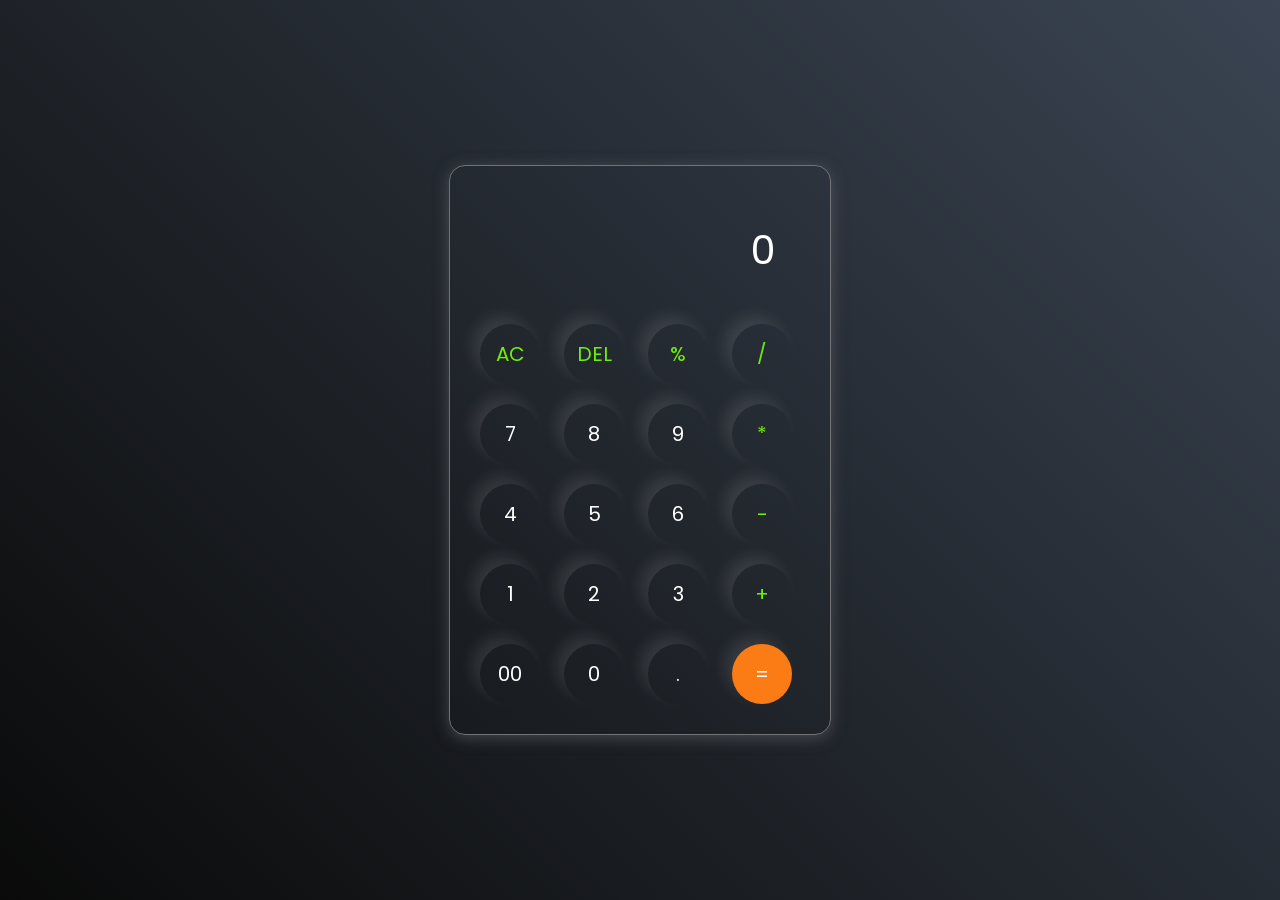
<file: Calculator/index.html>
<!DOCTYPE html>
<html lang="en">
  <head>
    <meta charset="UTF-8" />
    <meta http-equiv="X-UA-Compatible" content="IE=edge" />
    <meta name="viewport" content="width=device-width, initial-scale=1.0" />
    <link rel="stylesheet" href="style.css" />
    <title>Calculator </title>
  </head>
  <body>
    <div class="container">
      <div class="calculator">
        <input type="text" id="inputBox" placeholder="0" />
        <div>
          <button class="button operator">AC</button>
          <button class="button operator">DEL</button>
          <button class="button operator">%</button>
          <button class="button operator">/</button>
        </div>
        <div>
          <button class="button">7</button>
          <button class="button">8</button>
          <button class="button">9</button>
          <button class="button operator">*</button>
        </div>
        <div>
          <button class="button">4</button>
          <button class="button">5</button>
          <button class="button">6</button>
          <button class="button operator">-</button>
        </div>
        <div>
          <button class="button">1</button>
          <button class="button">2</button>
          <button class="button">3</button>
          <button class="button operator">+</button>
        </div>

        <div>
          <button class="button">00</button>
          <button class="button">0</button>
          <button class="button">.</button>
          <button class="button equalBtn">=</button>
        </div>
      </div>
    </div>

    <script src="script.js"></script>
  </body>
</html>
</file>
<file: Calculator/style.css>
@import url('https://fonts.googleapis.com/css2?family=Poppins:wght@500&display=swap');

*{
    margin: 0;
    padding: 0;
    box-sizing: border-box;
    font-family: 'Poppins', sans-serif;
}

body{
    width: 100%;
    height: 100vh;
    display: flex;
    justify-content: center;
    align-items: center;
    background: linear-gradient(45deg, #0a0a0a, #3a4452);
}

.calculator{
    border: 1px solid #717377;
    padding: 20px;
    border-radius: 16px;
    background: transparent;
    box-shadow: 0px 3px 15px rgba(113, 115, 119, 0.5);

}

input{
    width: 320px;
    border: none;
    padding: 24px;
    margin: 10px;
    background: transparent;
    box-shadow: 0px 3px 15px rgbs(84, 84, 84, 0.1);
    font-size: 40px;
    text-align: right;
    cursor: pointer;
    color: #ffffff;
}

input::placeholder{
    color: #ffffff;
}

button{
    border: none;
    width: 60px;
    height: 60px;
    margin: 10px;
    border-radius: 50%;
    background: transparent;
    color: #ffffff;
    font-size: 20px;
    box-shadow: -8px -8px 15px rgba(255, 255, 255, 0.1);
    cursor: pointer;
}

.equalBtn{
    background-color: #fb7c14;
}

.operator{
    color: #6dee0a;
}
</file>
